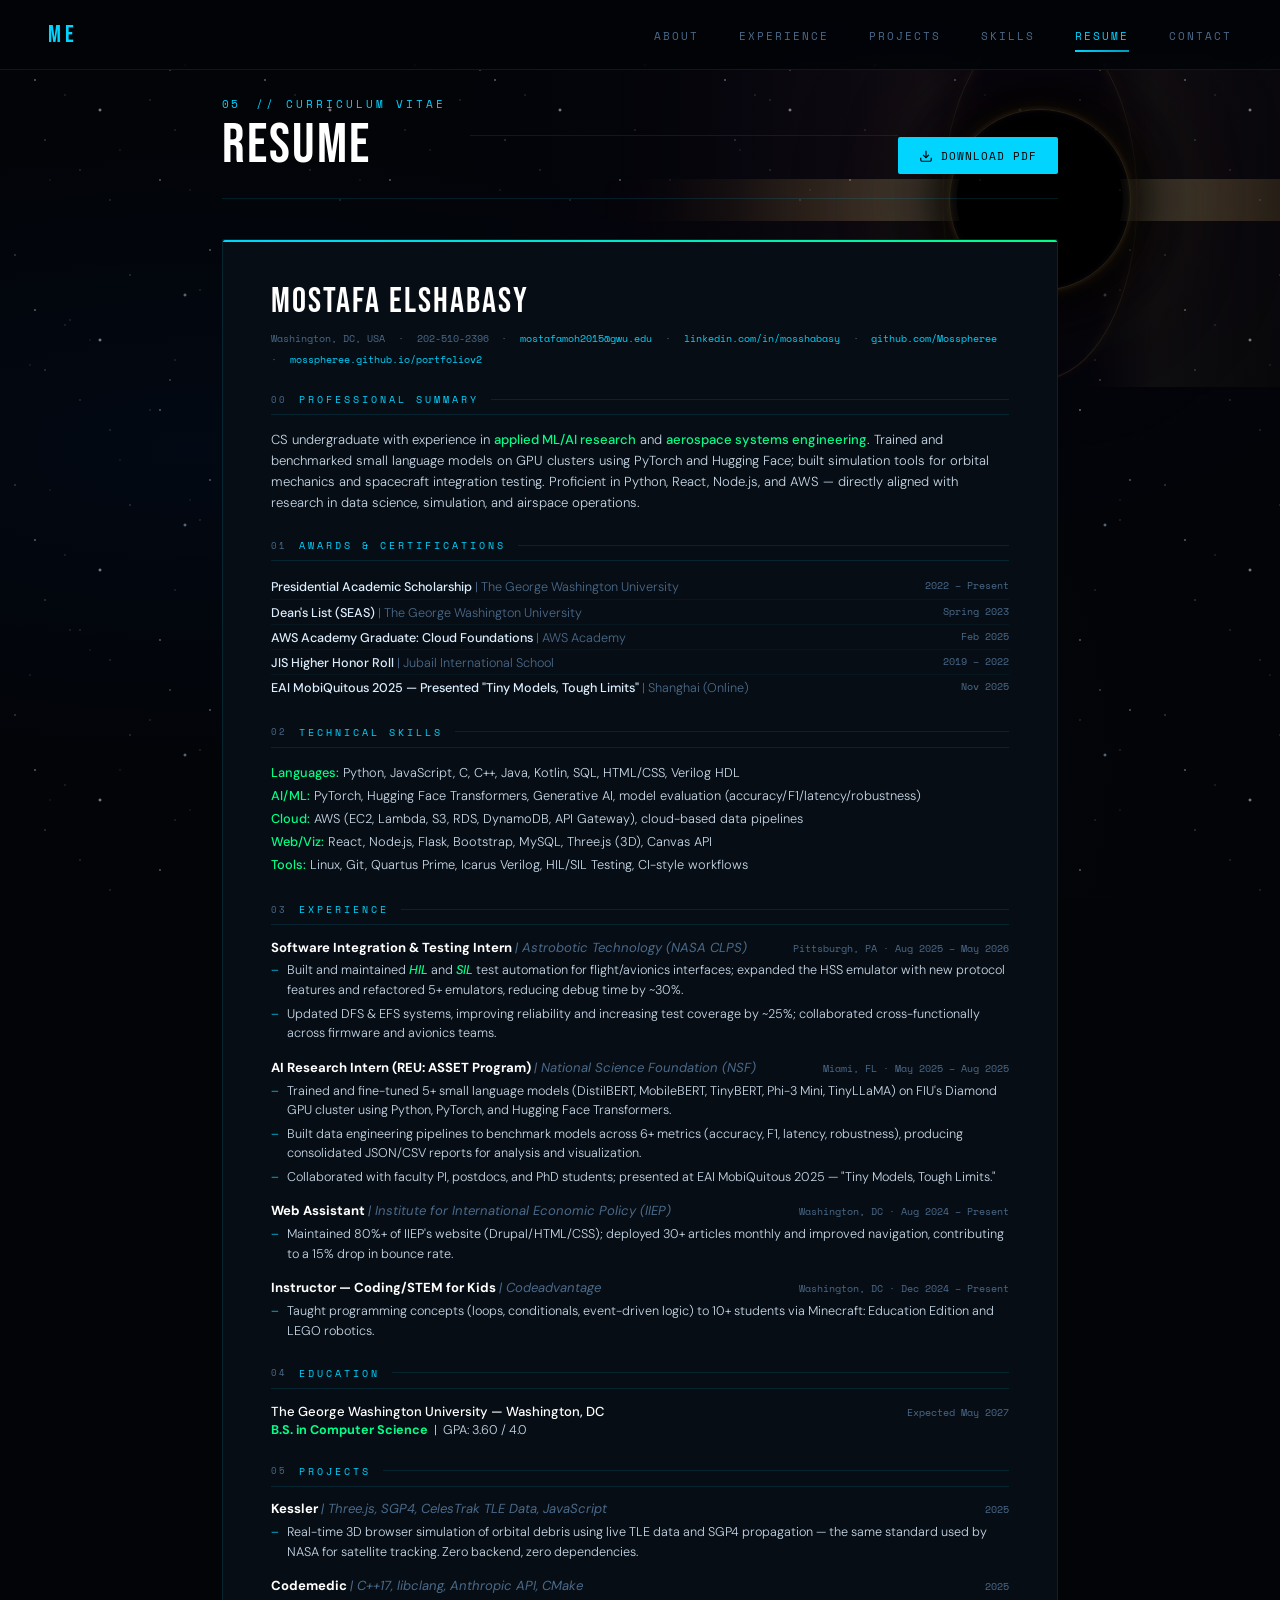
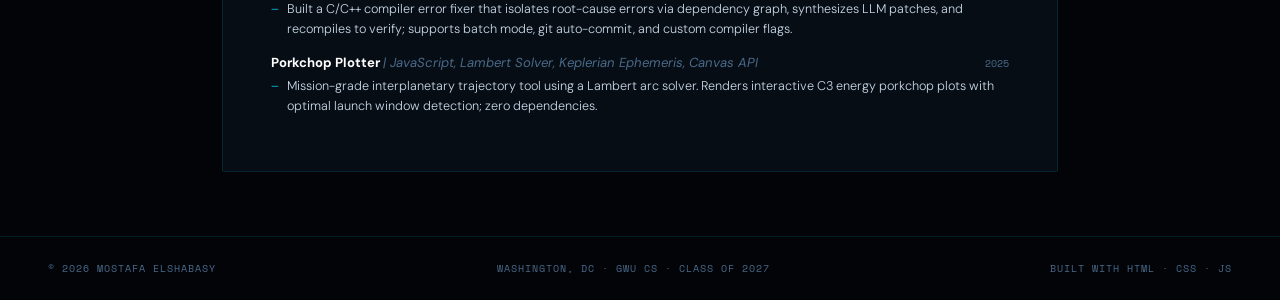
<file: resume.html>
<!DOCTYPE html>
<html lang="en">
<head>
<meta charset="UTF-8"/>
<meta name="viewport" content="width=device-width, initial-scale=1.0"/>
<title>Resume: Mostafa Elshabasy</title>
<meta name="description" content="Resume of Mostafa Elshabasy — CS undergraduate, NSF AI Research Intern, Astrobotic/NASA CLPS Software Integration Intern.">

<!-- Favicon (matches index.html) -->
<link rel="icon" type="image/svg+xml" href="data:image/svg+xml,<svg xmlns='http://www.w3.org/2000/svg' viewBox='0 0 100 100'><rect width='100' height='100' rx='12' fill='%23020408'/><text x='50' y='68' font-family='sans-serif' font-size='50' font-weight='bold' fill='%2300d4ff' text-anchor='middle'>ME</text></svg>">

<link rel="preconnect" href="https://fonts.googleapis.com">
<link href="https://fonts.googleapis.com/css2?family=Space+Mono:wght@400;700&family=DM+Sans:wght@300;400;500&family=Bebas+Neue&display=swap" rel="stylesheet">

<!-- Pull in the same shared stylesheets as index.html -->
<link rel="stylesheet" href="css/base.css">
<link rel="stylesheet" href="css/nav.css">

<style>
/* ── Resume-page-specific styles ── */
/* All variables come from base.css */

.page {
  max-width: 900px;
  margin: 0 auto;
  padding: 6rem 2rem 4rem;
  position: relative;
  z-index: 1;
}

/* ── Page header — mirrors section-header pattern ── */
.page-header {
  display: flex;
  align-items: flex-end;
  justify-content: space-between;
  margin-bottom: 2.5rem;
  padding-bottom: 1.5rem;
  border-bottom: 1px solid var(--border);
}

.page-title-block { }

.page-eyebrow {
  font-family: 'Space Mono', monospace;
  font-size: 11px;
  color: var(--cyan);
  letter-spacing: 3px;
  text-transform: uppercase;
  margin-bottom: 0.4rem;
  display: flex;
  align-items: center;
  gap: 16px;
}

/* Matches section-num from sections.css exactly */
.page-num {
  font-family: 'Space Mono', monospace;
  font-size: 11px;
  color: var(--cyan);
  letter-spacing: 2px;
}

/* Matches section-title from sections.css */
.page-title {
  font-family: 'Bebas Neue', sans-serif;
  font-size: clamp(2rem, 6vw, 3.5rem);
  color: #fff;
  letter-spacing: 2px;
  line-height: 1;
}

/* Matches section-line from sections.css */
.page-line {
  flex: 1;
  height: 1px;
  background: var(--border);
  margin-left: 1.5rem;
  align-self: center;
}

.btn-download {
  display: inline-flex;
  align-items: center;
  gap: 0.5rem;
  font-family: 'Space Mono', monospace;
  font-size: 0.7rem;
  letter-spacing: 1px;
  text-transform: uppercase;
  color: #000;
  background: var(--cyan);
  border: none;
  padding: 0.65rem 1.3rem;
  border-radius: 2px;
  cursor: pointer;
  text-decoration: none;
  transition: background 0.2s, transform 0.15s, box-shadow 0.2s;
  white-space: nowrap;
}
.btn-download:hover {
  background: #fff;
  transform: translateY(-1px);
  box-shadow: 0 0 30px rgba(0,212,255,0.4);
}
.btn-download svg { width: 14px; height: 14px; flex-shrink: 0; }

/* ── Resume card ── */
.resume-card {
  background: var(--bg2);
  border: 1px solid var(--border);
  padding: 2.5rem 3rem;
  position: relative;
  border-radius: 2px;
}
.resume-card::before {
  content: '';
  position: absolute;
  top: 0; left: 0; right: 0;
  height: 2px;
  background: linear-gradient(90deg, var(--cyan), var(--green));
  border-radius: 2px 2px 0 0;
}

/* ── Resume name / contact ── */
.r-name {
  font-family: 'Bebas Neue', sans-serif;
  font-size: 2.2rem;
  color: #fff;
  letter-spacing: 2px;
}
.r-contact {
  font-family: 'Space Mono', monospace;
  font-size: 0.65rem;
  color: var(--muted);
  margin-top: 0.4rem;
  display: flex;
  flex-wrap: wrap;
  gap: 0.3rem 0.8rem;
}
.r-contact a { color: var(--cyan); text-decoration: none; }
.r-contact a:hover { text-decoration: underline; }

/* ── Section headers — now match the numbered style from the main site ── */
.r-section { margin-top: 1.6rem; }

.r-section-header {
  display: flex;
  align-items: center;
  gap: 0.75rem;
  padding-bottom: 0.5rem;
  border-bottom: 1px solid var(--border);
  margin-bottom: 0.85rem;
}

.r-section-num {
  font-family: 'Space Mono', monospace;
  font-size: 0.55rem;
  color: var(--muted);
  letter-spacing: 2px;
}

.r-section-title {
  font-family: 'Space Mono', monospace;
  font-size: 0.6rem;
  letter-spacing: 3px;
  text-transform: uppercase;
  color: var(--cyan);
}

.r-section-line {
  flex: 1;
  height: 1px;
  background: var(--border);
}

/* ── Summary ── */
.r-summary {
  font-size: 0.82rem;
  color: var(--text);
  line-height: 1.6;
}
.r-summary strong { color: var(--green); font-weight: 500; }

/* ── Skills ── */
.r-skills { font-size: 0.8rem; line-height: 1.8; }
.r-skills span { color: var(--green); font-weight: 500; }

/* ── Experience / Projects entries ── */
.r-entry { margin-bottom: 1rem; }
.r-entry-header {
  display: flex;
  justify-content: space-between;
  align-items: baseline;
  flex-wrap: wrap;
  gap: 0.2rem;
}
.r-entry-title {
  font-size: 0.82rem;
  font-weight: 500;
  color: #fff;
}
.r-entry-title em {
  font-weight: 400;
  font-style: italic;
  color: var(--muted);
}
.r-entry-date {
  font-family: 'Space Mono', monospace;
  font-size: 0.62rem;
  color: var(--muted);
  white-space: nowrap;
}
.r-bullets {
  list-style: none;
  padding: 0;
  margin: 0.3rem 0 0 0;
}
.r-bullets li {
  font-size: 0.79rem;
  color: var(--text);
  line-height: 1.55;
  padding-left: 1rem;
  position: relative;
  margin-bottom: 0.25rem;
}
.r-bullets li::before {
  content: '–';
  position: absolute;
  left: 0;
  color: var(--cyan);
}
.r-bullets li strong { color: var(--green); font-weight: 500; font-style: italic; }

/* ── Awards ── */
.r-award-row {
  display: flex;
  justify-content: space-between;
  font-size: 0.79rem;
  padding: 0.22rem 0;
  border-bottom: 1px solid rgba(0,212,255,0.05);
}
.r-award-row:last-child { border-bottom: none; }
.r-award-name { font-weight: 500; color: #ddeeff; }
.r-award-name em { font-weight: 300; color: var(--muted); font-style: normal; }
.r-award-date { font-family: 'Space Mono', monospace; font-size: 0.62rem; color: var(--muted); white-space: nowrap; }

/* ── Education ── */
.r-edu-row {
  display: flex;
  justify-content: space-between;
  align-items: baseline;
  flex-wrap: wrap;
  gap: 0.3rem;
}
.r-edu-school { font-weight: 500; color: #fff; font-size: 0.82rem; }
.r-edu-degree { font-size: 0.79rem; color: var(--text); margin-top: 0.1rem; }
.r-edu-degree strong { color: var(--green); }
.r-edu-date { font-family: 'Space Mono', monospace; font-size: 0.62rem; color: var(--muted); }

/* ── Staggered reveal delays for card sections ── */
.resume-card .r-section:nth-child(1) { transition-delay: 0.05s; }
.resume-card .r-section:nth-child(2) { transition-delay: 0.10s; }
.resume-card .r-section:nth-child(3) { transition-delay: 0.15s; }
.resume-card .r-section:nth-child(4) { transition-delay: 0.20s; }
.resume-card .r-section:nth-child(5) { transition-delay: 0.25s; }
.resume-card .r-section:nth-child(6) { transition-delay: 0.30s; }

/* ── Mobile ── */
@media (max-width: 600px) {
  .resume-card { padding: 1.5rem 1.2rem; }
  .page-header { flex-direction: column; align-items: flex-start; gap: 1rem; }
  .page-line { display: none; }
  .r-award-row { flex-direction: column; gap: 0.1rem; }
  .r-edu-row { flex-direction: column; }
}
</style>
</head>
<body>

<!-- Gargantua (identical to index.html) -->
<div class="gargantua" aria-hidden="true">
  <div class="accretion-disk"></div>
</div>

<!-- Skip link -->
<a href="#resume-content" class="skip-link">Skip to resume</a>

<!-- Navigation (identical structure to index.html) -->
<nav id="navbar" aria-label="Main navigation">
  <div class="nav-logo" aria-hidden="true">ME</div>
  <button class="nav-hamburger" id="nav-hamburger" aria-label="Toggle navigation menu" aria-expanded="false">
    <span></span><span></span><span></span>
  </button>
  <ul class="nav-links" id="nav-links">
    <li><a href="index.html#about">About</a></li>
    <li><a href="index.html#experience">Experience</a></li>
    <li><a href="index.html#projects">Projects</a></li>
    <li><a href="index.html#skills">Skills</a></li>
    <li><a href="resume.html" class="active">Resume</a></li>
    <li><a href="index.html#contact">Contact</a></li>
  </ul>
</nav>

<div class="page" id="resume-content">

  <!-- Page header — mirrors the numbered section-header pattern -->
  <div class="page-header reveal">
    <div class="page-title-block">
      <div class="page-eyebrow">
        <span class="page-num">05</span>
        <span>// curriculum vitae</span>
      </div>
      <div class="page-title">Resume</div>
    </div>
    <div class="page-line"></div>
    <a href="Resume.pdf" download class="btn-download">
      <svg viewBox="0 0 24 24" fill="none" stroke="currentColor" stroke-width="2">
        <path d="M21 15v4a2 2 0 01-2 2H5a2 2 0 01-2-2v-4"/>
        <polyline points="7 10 12 15 17 10"/>
        <line x1="12" y1="15" x2="12" y2="3"/>
      </svg>
      Download PDF
    </a>
  </div>

  <div class="resume-card reveal">

    <!-- HEADING -->
    <div class="r-name">Mostafa Elshabasy</div>
    <div class="r-contact">
      <span>Washington, DC, USA</span>
      <span>·</span>
      <span>202-510-2396</span>
      <span>·</span>
      <a href="mailto:mostafamoh2015@gwu.edu">mostafamoh2015@gwu.edu</a>
      <span>·</span>
      <a href="https://linkedin.com/in/mosshabasy" target="_blank" rel="noopener">linkedin.com/in/mosshabasy</a>
      <span>·</span>
      <a href="https://github.com/Mosspheree" target="_blank" rel="noopener">github.com/Mosspheree</a>
      <span>·</span>
      <a href="https://mosspheree.github.io/portfoliov2/" target="_blank" rel="noopener">mosspheree.github.io/portfoliov2</a>
    </div>

    <!-- SUMMARY -->
    <div class="r-section">
      <div class="r-section-header">
        <span class="r-section-num">00</span>
        <span class="r-section-title">Professional Summary</span>
        <div class="r-section-line"></div>
      </div>
      <div class="r-summary">
        CS undergraduate with experience in <strong>applied ML/AI research</strong> and <strong>aerospace systems engineering</strong>. Trained and benchmarked small language models on GPU clusters using PyTorch and Hugging Face; built simulation tools for orbital mechanics and spacecraft integration testing. Proficient in Python, React, Node.js, and AWS — directly aligned with research in data science, simulation, and airspace operations.
      </div>
    </div>

    <!-- AWARDS -->
    <div class="r-section">
      <div class="r-section-header">
        <span class="r-section-num">01</span>
        <span class="r-section-title">Awards &amp; Certifications</span>
        <div class="r-section-line"></div>
      </div>
      <div class="r-award-row">
        <div class="r-award-name">Presidential Academic Scholarship <em>| The George Washington University</em></div>
        <div class="r-award-date">2022 – Present</div>
      </div>
      <div class="r-award-row">
        <div class="r-award-name">Dean's List (SEAS) <em>| The George Washington University</em></div>
        <div class="r-award-date">Spring 2023</div>
      </div>
      <div class="r-award-row">
        <div class="r-award-name">AWS Academy Graduate: Cloud Foundations <em>| AWS Academy</em></div>
        <div class="r-award-date">Feb 2025</div>
      </div>
      <div class="r-award-row">
        <div class="r-award-name">JIS Higher Honor Roll <em>| Jubail International School</em></div>
        <div class="r-award-date">2019 – 2022</div>
      </div>
      <div class="r-award-row">
        <div class="r-award-name">EAI MobiQuitous 2025 — Presented "Tiny Models, Tough Limits" <em>| Shanghai (Online)</em></div>
        <div class="r-award-date">Nov 2025</div>
      </div>
    </div>

    <!-- SKILLS -->
    <div class="r-section">
      <div class="r-section-header">
        <span class="r-section-num">02</span>
        <span class="r-section-title">Technical Skills</span>
        <div class="r-section-line"></div>
      </div>
      <div class="r-skills">
        <div><span>Languages:</span> Python, JavaScript, C, C++, Java, Kotlin, SQL, HTML/CSS, Verilog HDL</div>
        <div><span>AI/ML:</span> PyTorch, Hugging Face Transformers, Generative AI, model evaluation (accuracy/F1/latency/robustness)</div>
        <div><span>Cloud:</span> AWS (EC2, Lambda, S3, RDS, DynamoDB, API Gateway), cloud-based data pipelines</div>
        <div><span>Web/Viz:</span> React, Node.js, Flask, Bootstrap, MySQL, Three.js (3D), Canvas API</div>
        <div><span>Tools:</span> Linux, Git, Quartus Prime, Icarus Verilog, HIL/SIL Testing, CI-style workflows</div>
      </div>
    </div>

    <!-- EXPERIENCE -->
    <div class="r-section">
      <div class="r-section-header">
        <span class="r-section-num">03</span>
        <span class="r-section-title">Experience</span>
        <div class="r-section-line"></div>
      </div>

      <div class="r-entry">
        <div class="r-entry-header">
          <div class="r-entry-title"><strong>Software Integration &amp; Testing Intern</strong> <em>| Astrobotic Technology (NASA CLPS)</em></div>
          <div class="r-entry-date">Pittsburgh, PA · Aug 2025 – May 2026</div>
        </div>
        <ul class="r-bullets">
          <li>Built and maintained <strong>HIL</strong> and <strong>SIL</strong> test automation for flight/avionics interfaces; expanded the HSS emulator with new protocol features and refactored 5+ emulators, reducing debug time by ~30%.</li>
          <li>Updated DFS &amp; EFS systems, improving reliability and increasing test coverage by ~25%; collaborated cross-functionally across firmware and avionics teams.</li>
        </ul>
      </div>

      <div class="r-entry">
        <div class="r-entry-header">
          <div class="r-entry-title"><strong>AI Research Intern (REU: ASSET Program)</strong> <em>| National Science Foundation (NSF)</em></div>
          <div class="r-entry-date">Miami, FL · May 2025 – Aug 2025</div>
        </div>
        <ul class="r-bullets">
          <li>Trained and fine-tuned 5+ small language models (DistilBERT, MobileBERT, TinyBERT, Phi-3 Mini, TinyLLaMA) on FIU's Diamond GPU cluster using Python, PyTorch, and Hugging Face Transformers.</li>
          <li>Built data engineering pipelines to benchmark models across 6+ metrics (accuracy, F1, latency, robustness), producing consolidated JSON/CSV reports for analysis and visualization.</li>
          <li>Collaborated with faculty PI, postdocs, and PhD students; presented at EAI MobiQuitous 2025 — "Tiny Models, Tough Limits."</li>
        </ul>
      </div>

      <div class="r-entry">
        <div class="r-entry-header">
          <div class="r-entry-title"><strong>Web Assistant</strong> <em>| Institute for International Economic Policy (IIEP)</em></div>
          <div class="r-entry-date">Washington, DC · Aug 2024 – Present</div>
        </div>
        <ul class="r-bullets">
          <li>Maintained 80%+ of IIEP's website (Drupal/HTML/CSS); deployed 30+ articles monthly and improved navigation, contributing to a 15% drop in bounce rate.</li>
        </ul>
      </div>

      <div class="r-entry">
        <div class="r-entry-header">
          <div class="r-entry-title"><strong>Instructor — Coding/STEM for Kids</strong> <em>| Codeadvantage</em></div>
          <div class="r-entry-date">Washington, DC · Dec 2024 – Present</div>
        </div>
        <ul class="r-bullets">
          <li>Taught programming concepts (loops, conditionals, event-driven logic) to 10+ students via Minecraft: Education Edition and LEGO robotics.</li>
        </ul>
      </div>
    </div>

    <!-- EDUCATION -->
    <div class="r-section">
      <div class="r-section-header">
        <span class="r-section-num">04</span>
        <span class="r-section-title">Education</span>
        <div class="r-section-line"></div>
      </div>
      <div class="r-edu-row">
        <div>
          <div class="r-edu-school">The George Washington University — Washington, DC</div>
          <div class="r-edu-degree"><strong>B.S. in Computer Science</strong> &nbsp;|&nbsp; GPA: 3.60 / 4.0</div>
        </div>
        <div class="r-edu-date">Expected May 2027</div>
      </div>
    </div>

    <!-- PROJECTS -->
    <div class="r-section">
      <div class="r-section-header">
        <span class="r-section-num">05</span>
        <span class="r-section-title">Projects</span>
        <div class="r-section-line"></div>
      </div>

      <div class="r-entry">
        <div class="r-entry-header">
          <div class="r-entry-title"><strong>Kessler</strong> <em>| Three.js, SGP4, CelesTrak TLE Data, JavaScript</em></div>
          <div class="r-entry-date">2025</div>
        </div>
        <ul class="r-bullets">
          <li>Real-time 3D browser simulation of orbital debris using live TLE data and SGP4 propagation — the same standard used by NASA for satellite tracking. Zero backend, zero dependencies.</li>
        </ul>
      </div>

      <div class="r-entry">
        <div class="r-entry-header">
          <div class="r-entry-title"><strong>Codemedic</strong> <em>| C++17, libclang, Anthropic API, CMake</em></div>
          <div class="r-entry-date">2025</div>
        </div>
        <ul class="r-bullets">
          <li>Built a C/C++ compiler error fixer that isolates root-cause errors via dependency graph, synthesizes LLM patches, and recompiles to verify; supports batch mode, git auto-commit, and custom compiler flags.</li>
        </ul>
      </div>

      <div class="r-entry">
        <div class="r-entry-header">
          <div class="r-entry-title"><strong>Porkchop Plotter</strong> <em>| JavaScript, Lambert Solver, Keplerian Ephemeris, Canvas API</em></div>
          <div class="r-entry-date">2025</div>
        </div>
        <ul class="r-bullets">
          <li>Mission-grade interplanetary trajectory tool using a Lambert arc solver. Renders interactive C3 energy porkchop plots with optimal launch window detection; zero dependencies.</li>
        </ul>
      </div>

    </div>

  </div><!-- end resume-card -->
</div><!-- end page -->

<!-- Back to top (matches index.html) -->
<button id="back-to-top" class="back-to-top" aria-label="Back to top">
  <svg width="20" height="20" viewBox="0 0 20 20" fill="none">
    <path d="M10 4L4 12H16L10 4Z" fill="currentColor"/>
  </svg>
</button>

<!-- Footer (matches index.html) -->
<footer>
  <p>© 2026 MOSTAFA ELSHABASY</p>
  <p>WASHINGTON, DC · GWU CS · CLASS OF 2027</p>
  <p>BUILT WITH HTML · CSS · JS</p>
</footer>

<script>
// Subset of main.js — only what's needed on the resume page
document.addEventListener('DOMContentLoaded', () => {

  // ── Scroll reveal (same observer as main.js) ──
  const observer = new IntersectionObserver((entries) => {
    entries.forEach((entry, i) => {
      if (entry.isIntersecting) {
        setTimeout(() => entry.target.classList.add('visible'), i * 80);
        observer.unobserve(entry.target);
      }
    });
  }, { threshold: 0.1 });
  document.querySelectorAll('.reveal').forEach(el => observer.observe(el));

  // ── Nav shrink + back-to-top visibility ──
  const navbar   = document.getElementById('navbar');
  const backToTop = document.getElementById('back-to-top');
  window.addEventListener('scroll', () => {
    navbar.classList.toggle('scrolled', window.scrollY > 60);
    if (backToTop) backToTop.classList.toggle('visible', window.scrollY > 400);
  });

  if (backToTop) {
    backToTop.addEventListener('click', () => window.scrollTo({ top: 0, behavior: 'smooth' }));
  }

  // ── Hamburger menu ──
  const hamburger = document.getElementById('nav-hamburger');
  const navLinks  = document.getElementById('nav-links');
  if (hamburger && navLinks) {
    hamburger.addEventListener('click', () => {
      const isOpen = hamburger.classList.toggle('open');
      navLinks.classList.toggle('open');
      hamburger.setAttribute('aria-expanded', isOpen);
      document.body.style.overflow = isOpen ? 'hidden' : '';
    });
    navLinks.querySelectorAll('a').forEach(link => {
      link.addEventListener('click', () => {
        hamburger.classList.remove('open');
        navLinks.classList.remove('open');
        hamburger.setAttribute('aria-expanded', 'false');
        document.body.style.overflow = '';
      });
    });
  }

});
</script>
</body>
</html>
</file>
<file: css/base.css>
/* ── base.css — reset, variables, global styles ── */

:root {
  --bg:      #020408;
  --bg2:     #070d14;
  --bg3:     #0d1a26;
  --cyan:    #00d4ff;
  --cyan2:   #0099bb;
  --amber:   #f5a623;
  --red:     #ff4444;
  --green:   #00ff88;
  --text:    #c8d8e8;
  --muted:   #4a6a8a;
  --border:  rgba(0,212,255,0.12);
  --border2: rgba(0,212,255,0.25);
}

/* Custom cursor */
.cursor {
  position: fixed;
  width: 20px;
  height: 20px;
  border: 1px solid var(--cyan);
  border-radius: 50%;
  pointer-events: none;
  z-index: 9999;
  transition: transform 0.15s ease, width 0.2s ease, height 0.2s ease, border-color 0.2s ease;
  transform: translate(-50%, -50%);
}

.cursor.hover {
  width: 40px;
  height: 40px;
  border-color: var(--amber);
  background: rgba(245,166,35,0.1);
}

.cursor-dot {
  position: fixed;
  width: 4px;
  height: 4px;
  background: var(--cyan);
  border-radius: 50%;
  pointer-events: none;
  z-index: 9999;
  transform: translate(-50%, -50%);
}

*, *::before, *::after {
  margin: 0; padding: 0; box-sizing: border-box;
}

html { scroll-behavior: smooth; }

body {
  background:
    radial-gradient(ellipse at 15% 50%, rgba(0, 30, 70, 0.18) 0%, transparent 50%),
    radial-gradient(ellipse at 75% 15%, rgba(50, 0, 80, 0.12) 0%, transparent 40%),
    radial-gradient(ellipse at 55% 85%, rgba(0, 60, 70, 0.08) 0%, transparent 45%),
    var(--bg);
  background-attachment: fixed;
  color: var(--text);
  font-family: 'DM Sans', sans-serif;
  font-weight: 300;
  overflow-x: hidden;
}

/* Skip link */
.skip-link {
  position: fixed;
  top: -100%;
  left: 16px;
  z-index: 200;
  background: var(--cyan);
  color: #000;
  padding: 12px 24px;
  font-family: 'Space Mono', monospace;
  font-size: 12px;
  letter-spacing: 1px;
  text-decoration: none;
  border-radius: 0 0 4px 4px;
  transition: top 0.2s;
}

.skip-link:focus {
  top: 0;
}

/* ── Starfield ── */
body::before {
  content: '';
  position: fixed;
  inset: 0;
  background-image:
    /* Dim small stars */
    radial-gradient(1px 1px at 15px 25px,  rgba(255,255,255,0.5),  transparent),
    radial-gradient(1px 1px at 65px 95px,  rgba(255,255,255,0.3),  transparent),
    radial-gradient(1px 1px at 130px 45px, rgba(255,255,255,0.4),  transparent),
    radial-gradient(1px 1px at 80px 170px, rgba(255,255,255,0.35), transparent),
    radial-gradient(1px 1px at 175px 130px,rgba(255,255,255,0.3),  transparent),
    radial-gradient(1px 1px at 45px 140px, rgba(255,255,255,0.45), transparent),
    radial-gradient(1px 1px at 200px 60px, rgba(255,255,255,0.3),  transparent),
    radial-gradient(1px 1px at 110px 200px,rgba(200,220,255,0.4),  transparent),
    /* Medium brighter stars */
    radial-gradient(1.5px 1.5px at 35px 80px,  rgba(200,220,255,0.6), transparent),
    radial-gradient(1.5px 1.5px at 160px 180px,rgba(255,240,200,0.5), transparent),
    radial-gradient(1.5px 1.5px at 210px 20px, rgba(200,220,255,0.55),transparent),
    /* Bright feature stars */
    radial-gradient(2px 2px at 100px 110px,rgba(255,255,255,0.7),  transparent),
    radial-gradient(2px 2px at 185px 65px, rgba(200,230,255,0.65), transparent);
  background-size: 230px 230px;
  pointer-events: none;
  z-index: 0;
  animation: twinkle 5s ease-in-out infinite alternate;
}

/* Second star layer for depth */
body::after {
  content: '';
  position: fixed;
  inset: 0;
  background-image:
    radial-gradient(1px 1px at 30px 55px,  rgba(255,255,255,0.25), transparent),
    radial-gradient(1px 1px at 90px 30px,  rgba(255,255,255,0.2),  transparent),
    radial-gradient(1px 1px at 150px 100px,rgba(255,255,255,0.3),  transparent),
    radial-gradient(1px 1px at 50px 180px, rgba(255,255,255,0.2),  transparent),
    radial-gradient(1px 1px at 120px 150px,rgba(200,220,255,0.25), transparent),
    radial-gradient(1px 1px at 190px 190px,rgba(255,255,255,0.2),  transparent),
    radial-gradient(1px 1px at 70px 10px,  rgba(255,255,255,0.3),  transparent),
    radial-gradient(1.5px 1.5px at 170px 70px, rgba(255,240,200,0.35), transparent);
  background-size: 310px 310px;
  pointer-events: none;
  z-index: 0;
  animation: twinkle 7s ease-in-out infinite alternate-reverse;
}

@keyframes twinkle {
  0%   { opacity: 0.6; }
  50%  { opacity: 1; }
  100% { opacity: 0.75; }
}

/* ── Gargantua — Interstellar-inspired black hole ── */
.gargantua {
  position: fixed;
  top: -60px;
  right: -20px;
  width: 520px;
  height: 520px;
  z-index: 0;
  pointer-events: none;
}

/* Event horizon — pure black sphere with shadow falloff */
.gargantua::before {
  content: '';
  position: absolute;
  top: 50%; left: 50%;
  width: 32%; height: 32%;
  transform: translate(-50%, -50%);
  border-radius: 50%;
  background: #000;
  box-shadow:
    0 0 40px 15px rgba(0,0,0,0.95),
    0 0 80px 30px rgba(0,0,0,0.6),
    0 0 120px 50px rgba(0,0,0,0.3);
  z-index: 10;
}

/* Photon ring — thin bright ring at the edge of the event horizon */
.gargantua::after {
  content: '';
  position: absolute;
  top: 50%; left: 50%;
  width: 35%; height: 35%;
  transform: translate(-50%, -50%);
  border-radius: 50%;
  border: 1.5px solid rgba(255,215,140,0.7);
  box-shadow:
    0 0 4px 1px rgba(255,200,100,0.5),
    0 0 12px 3px rgba(255,180,80,0.2),
    0 0 30px 6px rgba(255,160,60,0.08),
    inset 0 0 4px 1px rgba(255,200,100,0.2);
  z-index: 9;
  animation: photon-ring 6s ease-in-out infinite alternate;
}

@keyframes photon-ring {
  from { box-shadow: 0 0 4px 1px rgba(255,200,100,0.5), 0 0 12px 3px rgba(255,180,80,0.2), 0 0 30px 6px rgba(255,160,60,0.08), inset 0 0 4px 1px rgba(255,200,100,0.2); }
  to   { box-shadow: 0 0 6px 2px rgba(255,200,100,0.6), 0 0 16px 4px rgba(255,180,80,0.25), 0 0 40px 8px rgba(255,160,60,0.1), inset 0 0 6px 2px rgba(255,200,100,0.25); }
}

/* Accretion disk — horizontal band of hot gas & light */
.accretion-disk {
  position: absolute;
  top: 46%; left: -35%;
  right: -35%;
  height: 8%;
  z-index: 4;
  background: linear-gradient(90deg,
    transparent 0%,
    rgba(255,160,50,0.02) 8%,
    rgba(255,180,80,0.06) 15%,
    rgba(255,200,110,0.14) 25%,
    rgba(255,220,150,0.22) 34%,
    rgba(255,235,180,0.28) 40%,
    transparent 46%,
    transparent 54%,
    rgba(255,235,180,0.28) 60%,
    rgba(255,220,150,0.22) 66%,
    rgba(255,200,110,0.14) 75%,
    rgba(255,180,80,0.06) 85%,
    rgba(255,160,50,0.02) 92%,
    transparent 100%
  );
}

/* Accretion disk soft glow halo */
.accretion-disk::before {
  content: '';
  position: absolute;
  top: -300%; left: 0; right: 0;
  height: 800%;
  background: linear-gradient(90deg,
    transparent 0%,
    rgba(255,180,80,0.01) 15%,
    rgba(255,200,100,0.03) 28%,
    rgba(255,220,140,0.05) 37%,
    transparent 46%,
    transparent 54%,
    rgba(255,220,140,0.05) 63%,
    rgba(255,200,100,0.03) 72%,
    rgba(255,180,80,0.01) 85%,
    transparent 100%
  );
  z-index: 3;
}

/* Einstein ring — gravitationally lensed light bending over the sphere */
.accretion-disk::after {
  content: '';
  position: absolute;
  top: 50%; left: 50%;
  width: 195px; height: 360px;
  transform: translate(-50%, -50%);
  border-radius: 50%;
  border: 1px solid rgba(255,210,130,0.12);
  box-shadow:
    0 0 10px 2px rgba(255,180,80,0.04),
    inset 0 0 10px 2px rgba(255,180,80,0.03);
  z-index: 2;
  animation: einstein-ring 10s ease-in-out infinite alternate;
}

@keyframes einstein-ring {
  from { opacity: 0.5; }
  to   { opacity: 1; }
}

/* Ambient warm glow around the whole system */
@supports (filter: blur(1px)) {
  .gargantua {
    filter: drop-shadow(0 0 60px rgba(255,170,60,0.04))
            drop-shadow(0 0 120px rgba(255,140,40,0.02));
  }
}

/* Tags */
.tag {
  font-family: 'Space Mono', monospace;
  font-size: 10px;
  padding: 4px 10px;
  border-radius: 2px;
  letter-spacing: 1px;
}

.tag-cyan  { background: rgba(0,212,255,0.1);  color: var(--cyan);  border: 1px solid rgba(0,212,255,0.2); }
.tag-amber { background: rgba(245,166,35,0.1); color: var(--amber); border: 1px solid rgba(245,166,35,0.2); }
.tag-green { background: rgba(0,255,136,0.1);  color: var(--green); border: 1px solid rgba(0,255,136,0.2); }
.tag-red   { background: rgba(255,68,68,0.1);  color: var(--red);   border: 1px solid rgba(255,68,68,0.2); }

/* Buttons */
.btn {
  font-family: 'Space Mono', monospace;
  font-size: 11px;
  letter-spacing: 2px;
  text-transform: uppercase;
  padding: 12px 24px;
  border-radius: 2px;
  text-decoration: none;
  transition: all 0.2s;
  cursor: pointer;
  border: none;
  display: inline-block;
}

.btn-primary {
  background: var(--cyan);
  color: #000;
}

.btn-primary:hover {
  background: #fff;
  box-shadow: 0 0 30px rgba(0,212,255,0.4);
}

.btn-outline {
  background: transparent;
  color: var(--cyan);
  border: 1px solid var(--border2);
}

.btn-outline:hover {
  background: rgba(0,212,255,0.08);
  border-color: var(--cyan);
}

/* Focus indicators */
a:focus-visible,
button:focus-visible,
[tabindex="0"]:focus-visible {
  outline: 2px solid var(--cyan);
  outline-offset: 3px;
}

/* Scroll reveal */
.reveal {
  opacity: 0;
  transform: translateY(20px);
  transition: opacity 0.6s ease, transform 0.6s ease;
}

.reveal.visible {
  opacity: 1;
  transform: translateY(0);
}

/* Reduced motion */
@media (prefers-reduced-motion: reduce) {
  *, *::before, *::after {
    animation-duration: 0.01ms !important;
    animation-iteration-count: 1 !important;
    transition-duration: 0.01ms !important;
    scroll-behavior: auto !important;
  }
  .reveal {
    opacity: 1;
    transform: none;
  }
}

/* Back to top button */
.back-to-top {
  position: fixed;
  bottom: 32px;
  right: 32px;
  z-index: 90;
  width: 44px;
  height: 44px;
  border-radius: 4px;
  background: var(--bg2);
  border: 1px solid var(--border2);
  color: var(--cyan);
  cursor: pointer;
  display: flex;
  align-items: center;
  justify-content: center;
  opacity: 0;
  pointer-events: none;
  transition: opacity 0.3s, background 0.2s, transform 0.2s;
}

.back-to-top.visible {
  opacity: 1;
  pointer-events: auto;
}

.back-to-top:hover {
  background: var(--bg3);
  transform: translateY(-2px);
  box-shadow: 0 0 16px rgba(0,212,255,0.2);
}

/* Scrollbar */
::-webkit-scrollbar { width: 4px; }
::-webkit-scrollbar-track { background: var(--bg); }
::-webkit-scrollbar-thumb { background: var(--cyan2); border-radius: 2px; }

/* Stats bar */
.stats-bar {
  background: var(--bg2);
  border-top: 1px solid var(--border);
  border-bottom: 1px solid var(--border);
  padding: 32px 48px;
  display: grid;
  grid-template-columns: repeat(4, 1fr);
  gap: 1px;
  position: relative;
  z-index: 1;
}

.stat-item {
  text-align: center;
  padding: 20px;
  border-right: 1px solid var(--border);
  transition: transform 0.3s ease, background 0.3s ease;
  cursor: default;
}

.stat-item:hover {
  background: rgba(0,212,255,0.02);
  transform: translateY(-4px);
}

.stat-item:last-child { border-right: none; }

.stat-num {
  font-family: 'Bebas Neue', sans-serif;
  font-size: 48px;
  color: var(--cyan);
  line-height: 1;
  margin-bottom: 8px;
  transition: text-shadow 0.3s ease;
}

.stat-item:hover .stat-num {
  text-shadow: 0 0 30px rgba(0,212,255,0.5);
}

.stat-label {
  font-family: 'Space Mono', monospace;
  font-size: 10px;
  color: var(--muted);
  letter-spacing: 2px;
  text-transform: uppercase;
}

/* Footer */
footer {
  border-top: 1px solid var(--border);
  padding: 24px 48px;
  display: flex;
  justify-content: space-between;
  align-items: center;
  position: relative;
  z-index: 1;
}

footer p {
  font-family: 'Space Mono', monospace;
  font-size: 10px;
  color: var(--muted);
  letter-spacing: 1px;
}

/* Mobile */
@media (max-width: 768px) {
  .stats-bar { grid-template-columns: repeat(2,1fr); padding: 24px; }
  footer { flex-direction: column; gap: 8px; text-align: center; }
  .gargantua { width: 350px; height: 350px; top: -80px; right: -80px; }
}
</file>
<file: css/nav.css>
/* ── nav.css ── */

nav {
  position: fixed;
  top: 0; left: 0; right: 0;
  z-index: 100;
  display: flex;
  justify-content: space-between;
  align-items: center;
  padding: 20px 48px;
  border-bottom: 1px solid var(--border);
  background: rgba(2,4,8,0.85);
  backdrop-filter: blur(12px);
  transition: padding 0.3s, background 0.3s, border-color 0.3s;
}

nav.scrolled {
  padding: 14px 48px;
  background: rgba(2,4,8,0.95);
  border-bottom-color: var(--border2);
}

.nav-logo {
  font-family: 'Bebas Neue', sans-serif;
  font-size: 24px;
  letter-spacing: 4px;
  color: var(--cyan);
  cursor: pointer;
  transition: transform 0.3s ease, text-shadow 0.3s ease;
  position: relative;
}

.nav-logo::after {
  content: '';
  position: absolute;
  bottom: -4px; left: 0; right: 0;
  height: 2px;
  background: linear-gradient(90deg, transparent, var(--cyan), transparent);
  transform: scaleX(0);
  transition: transform 0.3s ease;
}

.nav-logo:hover {
  transform: scale(1.05);
  text-shadow: 0 0 20px rgba(0,212,255,0.5);
}

.nav-logo:hover::after {
  transform: scaleX(1);
}

.nav-links {
  display: flex;
  gap: 40px;
  list-style: none;
  margin-left: auto;
}

.nav-links a {
  font-family: 'Space Mono', monospace;
  font-size: 11px;
  color: var(--muted);
  text-decoration: none;
  letter-spacing: 2px;
  text-transform: uppercase;
  transition: color 0.3s ease;
  position: relative;
  padding: 8px 0;
}

.nav-links a::after {
  content: '';
  position: absolute;
  bottom: 0; left: 0; right: 0;
  height: 2px;
  background: linear-gradient(90deg, var(--cyan), var(--cyan2));
  transform: scaleX(0);
  transform-origin: left;
  transition: transform 0.3s ease;
}

.nav-links a:hover { 
  color: var(--cyan); 
}

.nav-links a:hover::after { 
  transform: scaleX(1); 
}

.nav-links a.active {
  color: var(--cyan);
}

.nav-links a.active::after {
  transform: scaleX(1);
}

/* Nav scroll indicator */
.nav-progress {
  position: absolute;
  bottom: 0; left: 0;
  height: 2px;
  background: linear-gradient(90deg, var(--cyan), var(--amber));
  width: 0%;
  transition: width 0.1s linear;
}

/* Hamburger button */
.nav-hamburger {
  display: none;
  flex-direction: column;
  justify-content: center;
  gap: 5px;
  background: none;
  border: none;
  cursor: pointer;
  padding: 8px;
  z-index: 110;
}

.nav-hamburger span {
  display: block;
  width: 22px;
  height: 2px;
  background: var(--cyan);
  transition: transform 0.3s ease, opacity 0.3s ease, width 0.3s ease;
}

.nav-hamburger:hover span:nth-child(2) {
  width: 16px;
}

.nav-hamburger.open span:nth-child(1) {
  transform: translateY(7px) rotate(45deg);
}

.nav-hamburger.open span:nth-child(2) {
  opacity: 0;
}

.nav-hamburger.open span:nth-child(3) {
  transform: translateY(-7px) rotate(-45deg);
}

@media (max-width: 768px) {
  nav { padding: 16px 24px; }
  .nav-logo { font-size: 20px; }
  .nav-hamburger { display: flex; position: relative; z-index: 210; }
  .nav-links {
    display: none;
    position: fixed;
    top: 0;
    left: 0;
    right: 0;
    bottom: 0;
    background: rgba(2,4,8,0.98);
    backdrop-filter: blur(20px);
    flex-direction: column;
    align-items: center;
    justify-content: center;
    gap: 40px;
    z-index: 200;
    padding: 80px 24px 40px;
    border-left: 1px solid var(--border2);
    margin: 0;
  }
  .nav-links.open {
    display: flex;
    animation: slideIn 0.3s ease;
  }
  .nav-links a {
    font-size: 20px;
    color: #fff;
    letter-spacing: 5px;
    padding: 12px 24px;
    border-bottom: 1px solid transparent;
    transition: color 0.3s, border-color 0.3s;
  }
  .nav-links a:hover {
    color: var(--cyan);
    border-bottom-color: var(--cyan);
  }
  .nav-status { display: none; }
}

@keyframes slideIn {
  from { opacity: 0; transform: translateX(-20px); }
  to { opacity: 1; transform: translateX(0); }
}
</file>
